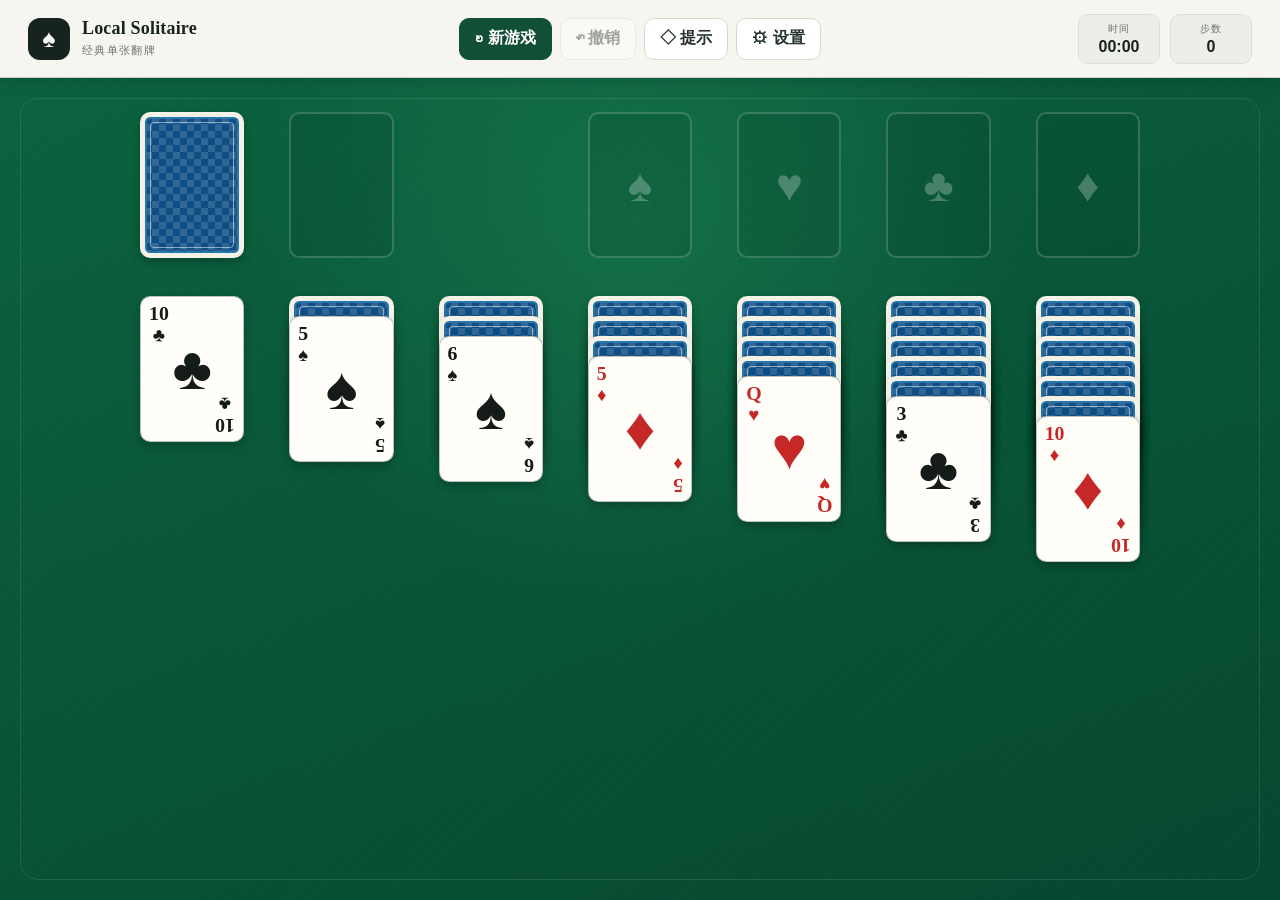
<file: index.html>
<!doctype html>
<html lang="zh-CN">
<head>
  <meta charset="UTF-8">
  <meta name="viewport" content="width=device-width, initial-scale=1.0">
  <meta name="color-scheme" content="light">
  <title>Local Solitaire · 经典纸牌</title>
  <link rel="stylesheet" href="css/style.css">
</head>
<body>
  <div class="app-shell">
    <header class="toolbar">
      <div class="brand" aria-label="Local Solitaire">
        <span class="brand-mark" aria-hidden="true">♠</span>
        <span><strong>Local Solitaire</strong><small>经典单张翻牌</small></span>
      </div>
      <nav class="actions" aria-label="游戏操作">
        <button id="new-game-btn" class="primary" type="button"><span aria-hidden="true">↻</span> 新游戏</button>
        <button id="undo-btn" type="button" disabled><span aria-hidden="true">↶</span> 撤销</button>
        <button id="hint-btn" type="button"><span aria-hidden="true">◇</span> 提示</button>
        <button id="settings-btn" type="button"><span aria-hidden="true">⚙</span> 设置</button>
      </nav>
      <div class="stats" aria-label="游戏统计">
        <span id="timer-stat"><small>时间</small><strong id="timer">00:00</strong></span>
        <span id="moves-stat"><small>步数</small><strong id="moves">0</strong></span>
      </div>
    </header>

    <main id="game-board" class="game-board" aria-label="纸牌游戏区">
      <section class="top-row" aria-label="牌库、废牌堆和基础牌堆">
        <div id="stock" class="pile stock-pile" data-drop-type="stock" aria-label="牌库"></div>
        <div id="waste" class="pile" data-source-type="waste" aria-label="废牌堆"></div>
        <div class="top-spacer" aria-hidden="true"></div>
        <div id="foundation-spades" class="pile foundation" data-drop-type="foundation" data-suit="spades" aria-label="黑桃基础牌堆"></div>
        <div id="foundation-hearts" class="pile foundation" data-drop-type="foundation" data-suit="hearts" aria-label="红桃基础牌堆"></div>
        <div id="foundation-clubs" class="pile foundation" data-drop-type="foundation" data-suit="clubs" aria-label="梅花基础牌堆"></div>
        <div id="foundation-diamonds" class="pile foundation" data-drop-type="foundation" data-suit="diamonds" aria-label="方块基础牌堆"></div>
      </section>

      <section id="tableau" class="tableau" aria-label="桌面七列">
        <div class="tableau-column" data-column="0" data-drop-type="tableau" aria-label="第 1 列"></div>
        <div class="tableau-column" data-column="1" data-drop-type="tableau" aria-label="第 2 列"></div>
        <div class="tableau-column" data-column="2" data-drop-type="tableau" aria-label="第 3 列"></div>
        <div class="tableau-column" data-column="3" data-drop-type="tableau" aria-label="第 4 列"></div>
        <div class="tableau-column" data-column="4" data-drop-type="tableau" aria-label="第 5 列"></div>
        <div class="tableau-column" data-column="5" data-drop-type="tableau" aria-label="第 6 列"></div>
        <div class="tableau-column" data-column="6" data-drop-type="tableau" aria-label="第 7 列"></div>
      </section>
      <div id="status-message" class="status-message" role="status" aria-live="polite"></div>
    </main>
  </div>

  <div id="settings-modal" class="modal" hidden>
    <div class="modal-backdrop" data-close-modal="settings"></div>
    <section class="modal-card settings-card" role="dialog" aria-modal="true" aria-labelledby="settings-title">
      <div class="modal-heading">
        <div><span class="eyebrow">游戏偏好</span><h2 id="settings-title">设置</h2></div>
        <button class="icon-btn" type="button" data-close-modal="settings" aria-label="关闭设置">×</button>
      </div>
      <label class="setting-row"><span><strong>音效</strong><small>翻牌、移动和提示音</small></span><input id="setting-sound" type="checkbox"></label>
      <label class="setting-row"><span><strong>自动移至基础牌堆</strong><small>移动后自动收起可用顶牌</small></span><input id="setting-auto-foundation" type="checkbox"></label>
      <label class="setting-row"><span><strong>自动保存</strong><small>每次操作后保存本局</small></span><input id="setting-autosave" type="checkbox"></label>
      <label class="setting-row"><span><strong>无限循环牌库</strong><small>废牌用尽后可重新翻牌</small></span><input id="setting-unlimited" type="checkbox"></label>
      <label class="setting-row"><span><strong>显示计时器</strong></span><input id="setting-timer" type="checkbox"></label>
      <label class="setting-row"><span><strong>显示步数</strong></span><input id="setting-moves" type="checkbox"></label>
      <button id="settings-done-btn" class="primary wide" type="button">完成</button>
    </section>
  </div>

  <div id="win-modal" class="modal" hidden>
    <div class="modal-backdrop"></div>
    <section class="modal-card win-card" role="dialog" aria-modal="true" aria-labelledby="win-title">
      <div class="win-suits" aria-hidden="true"><span>♠</span><span>♥</span><span>♣</span><span>♦</span></div>
      <span class="eyebrow">牌局完成</span>
      <h2 id="win-title">恭喜完成本局</h2>
      <p>四组花色都已回到基础牌堆。</p>
      <div class="win-stats"><span><small>用时</small><strong id="win-time">00:00</strong></span><span><small>步数</small><strong id="win-moves">0</strong></span></div>
      <button id="play-again-btn" class="primary wide" type="button">再来一局</button>
    </section>
  </div>

  <script defer src="js/cards.js"></script>
  <script defer src="js/rules.js"></script>
  <script defer src="js/storage.js"></script>
  <script defer src="js/game.js"></script>
  <script defer src="js/renderer.js"></script>
  <script defer src="js/interactions.js"></script>
  <script defer src="js/main.js"></script>
</body>
</html>
</file>
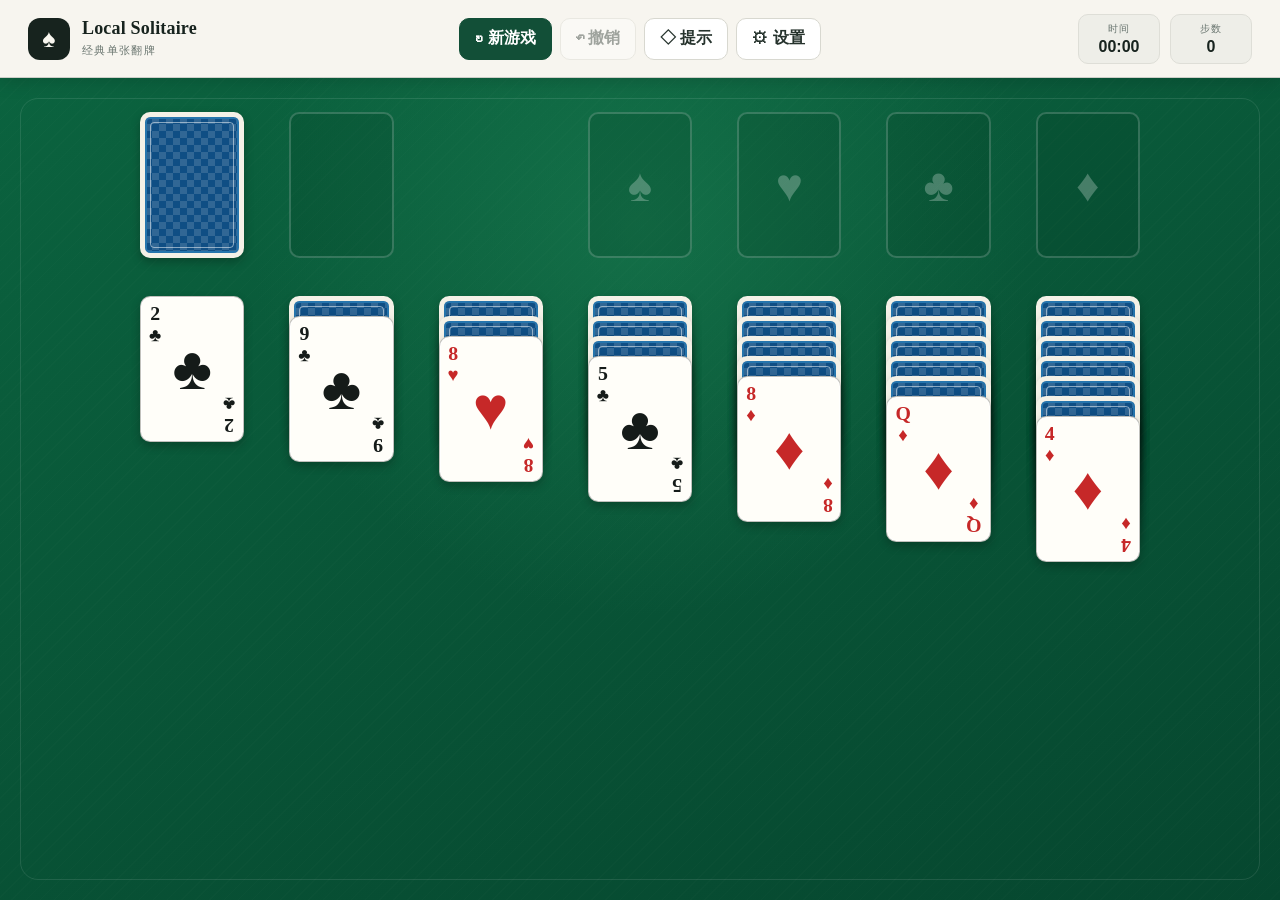
<file: solitaire.html>
<!doctype html>
<html lang="zh-CN">
<head>
  <meta charset="UTF-8">
  <meta name="viewport" content="width=device-width, initial-scale=1.0">
  <meta name="color-scheme" content="light">
  <title>Local Solitaire · 经典纸牌</title>
  <style>
:root {
  --felt: #0b633f;
  --felt-deep: #06472f;
  --felt-line: rgba(255, 255, 255, 0.1);
  --ink: #17231e;
  --muted: #69756f;
  --cream: #f7f5ef;
  --card-w: clamp(78px, 8.15vw, 106px);
  --card-h: calc(var(--card-w) * 1.4);
  --gap: clamp(14px, 2vw, 28px);
  --down-step: clamp(16px, 1.6vw, 20px);
  --up-step: clamp(28px, 2.4vw, 34px);
  font-family: "Segoe UI", Arial, sans-serif;
}

* { box-sizing: border-box; }

html, body { min-width: 1024px; min-height: 100%; margin: 0; }

body {
  color: var(--ink);
  background: var(--felt-deep);
  overflow-x: auto;
}

button, input { font: inherit; }
button { cursor: pointer; }
button:disabled { cursor: default; opacity: .42; }

.app-shell { min-height: 100vh; display: flex; flex-direction: column; }

.toolbar {
  min-height: 78px;
  display: grid;
  grid-template-columns: minmax(230px, 1fr) auto minmax(230px, 1fr);
  align-items: center;
  gap: 24px;
  padding: 12px 28px;
  background: var(--cream);
  border-bottom: 1px solid rgba(14, 31, 23, .18);
  box-shadow: 0 3px 18px rgba(0, 0, 0, .16);
  position: relative;
  z-index: 20;
}

.brand { display: flex; align-items: center; gap: 12px; }
.brand-mark {
  width: 42px; height: 42px; display: grid; place-items: center;
  color: #f9f7f0; background: #17231e; border-radius: 12px;
  font-family: Georgia, serif; font-size: 25px;
}
.brand strong, .brand small { display: block; }
.brand strong { font: 700 18px/1.1 Georgia, "Times New Roman", serif; letter-spacing: .01em; }
.brand small { margin-top: 4px; color: var(--muted); font-size: 11px; letter-spacing: .12em; }

.actions { display: flex; gap: 8px; }
.actions button, .primary, .icon-btn {
  min-height: 42px; padding: 0 15px; border: 1px solid #d8d8d0; border-radius: 10px;
  color: #26332d; background: #fff; font-weight: 650;
  transition: transform 120ms ease, background 120ms ease, border-color 120ms ease;
}
.actions button:hover:not(:disabled), .icon-btn:hover { background: #f0efe8; border-color: #b9bdb7; }
.actions button:active:not(:disabled), .primary:active { transform: translateY(1px); }
.actions button.primary, .primary { color: white; background: #124f37; border-color: #124f37; }
.actions button.primary:hover, .primary:hover { background: #0b3f2b; }

.stats { justify-self: end; display: flex; gap: 10px; }
.stats > span {
  min-width: 82px; padding: 7px 12px; text-align: center; background: #eeeee8;
  border-radius: 10px; border: 1px solid #deded7;
}
.stats small, .stats strong { display: block; }
.stats small { color: var(--muted); font-size: 10px; letter-spacing: .12em; text-transform: uppercase; }
.stats strong { margin-top: 2px; font-variant-numeric: tabular-nums; font-size: 16px; }

.game-board {
  flex: 1; position: relative; min-height: calc(100vh - 78px); padding: 34px max(36px, calc((100vw - 1000px) / 2));
  background:
    radial-gradient(circle at 50% 18%, rgba(39, 151, 98, .34), transparent 42%),
    repeating-linear-gradient(135deg, transparent 0 9px, rgba(255,255,255,.013) 9px 10px),
    linear-gradient(160deg, var(--felt), var(--felt-deep));
  overflow: hidden;
}
.game-board::after {
  content: ""; position: absolute; inset: 20px; border: 1px solid var(--felt-line); border-radius: 18px; pointer-events: none;
}

.top-row, .tableau {
  position: relative; z-index: 2; display: grid;
  grid-template-columns: repeat(7, var(--card-w)); justify-content: space-between; column-gap: var(--gap);
}
.top-row { min-height: var(--card-h); }
.top-spacer { grid-column: span 1; }
.tableau { margin-top: 38px; min-height: calc(var(--card-h) + 250px); }

.pile, .tableau-column {
  width: var(--card-w); min-height: var(--card-h); position: relative;
  border-radius: clamp(8px, .8vw, 11px);
}
.pile::before, .tableau-column:empty::before {
  content: ""; position: absolute; inset: 0; border-radius: inherit;
  border: 2px solid rgba(255,255,255,.18); background: rgba(0, 35, 22, .12);
}
.stock-pile::after {
  content: "↻"; position: absolute; inset: 0; display: grid; place-items: center;
  color: rgba(255,255,255,.34); font-size: 34px; pointer-events: none;
}
.stock-pile.has-cards::after { display: none; }
.foundation::after {
  content: attr(data-symbol); position: absolute; inset: 0; display: grid; place-items: center;
  color: rgba(255,255,255,.26); font: 46px Georgia, serif; pointer-events: none;
}
.foundation.has-cards::after { display: none; }

.card {
  width: var(--card-w); height: var(--card-h); position: absolute; left: 0; top: 0;
  border-radius: clamp(8px, .8vw, 11px); user-select: none; -webkit-user-select: none;
  background: #fffef9; border: 1px solid rgba(32, 35, 31, .28);
  box-shadow: 0 4px 10px rgba(0, 0, 0, .24), inset 0 0 0 1px rgba(255,255,255,.8);
  transition: box-shadow 130ms ease, transform 130ms ease, filter 130ms ease;
  overflow: hidden;
}
.card.face-up { cursor: grab; }
.card.face-up:active { cursor: grabbing; }
.card.red { color: #c62828; }
.card.black { color: #151b19; }
.card-corner { position: absolute; top: 7px; left: 8px; text-align: center; font: 700 clamp(15px, 1.55vw, 20px)/.95 Georgia, serif; }
.card-corner .suit { display: block; font-size: .94em; margin-top: 3px; }
.card-corner.bottom { inset: auto 8px 7px auto; transform: rotate(180deg); }
.card-center { position: absolute; inset: 0; display: grid; place-items: center; font: clamp(34px, 4.7vw, 62px)/1 Georgia, serif; }

.card.face-down {
  background-color: #0f4e84;
  background-image:
    linear-gradient(45deg, rgba(255,255,255,.14) 25%, transparent 25%, transparent 75%, rgba(255,255,255,.14) 75%),
    linear-gradient(45deg, rgba(255,255,255,.14) 25%, transparent 25%, transparent 75%, rgba(255,255,255,.14) 75%);
  background-position: 0 0, 7px 7px; background-size: 14px 14px;
  border: 5px solid #f4f1e7; box-shadow: 0 4px 10px rgba(0,0,0,.25), inset 0 0 0 2px #2675ad;
}
.card.face-down::after {
  content: ""; position: absolute; inset: 5px; border: 1px solid rgba(255,255,255,.5); border-radius: 4px;
}

.card.selected { transform: translateY(-5px); box-shadow: 0 0 0 4px #ffd95a, 0 10px 18px rgba(0,0,0,.35); z-index: 120 !important; }
.card.dragging { opacity: .55; }
.hint-source { animation: hintPulse 850ms ease-in-out 2; }
.hint-target { animation: targetPulse 850ms ease-in-out 2; }
.invalid-shake { animation: shake 220ms ease-in-out; }
.drop-active::before { border-color: #ffe274 !important; box-shadow: inset 0 0 0 3px rgba(255,226,116,.22); }

@keyframes hintPulse { 50% { box-shadow: 0 0 0 5px #ffe274, 0 10px 20px rgba(0,0,0,.35); transform: translateY(-5px); } }
@keyframes targetPulse { 50% { box-shadow: inset 0 0 0 4px #ffe274, 0 0 22px rgba(255,226,116,.45); } }
@keyframes shake { 25% { transform: translateX(-5px); } 75% { transform: translateX(5px); } }

.status-message {
  position: fixed; z-index: 50; left: 50%; bottom: 24px; transform: translate(-50%, 16px);
  padding: 10px 16px; color: #163126; background: rgba(255,255,255,.94); border: 1px solid rgba(0,0,0,.12);
  border-radius: 999px; box-shadow: 0 8px 25px rgba(0,0,0,.25); opacity: 0; pointer-events: none;
  transition: opacity 160ms ease, transform 160ms ease; font-size: 14px; font-weight: 600;
}
.status-message.show { opacity: 1; transform: translate(-50%, 0); }

.modal[hidden] { display: none; }
.modal { position: fixed; inset: 0; z-index: 200; display: grid; place-items: center; }
.modal-backdrop { position: absolute; inset: 0; background: rgba(1, 24, 15, .68); backdrop-filter: blur(4px); }
.modal-card {
  position: relative; width: min(440px, calc(100vw - 48px)); max-height: calc(100vh - 48px); overflow: auto;
  padding: 28px; background: #faf9f3; border: 1px solid rgba(255,255,255,.65); border-radius: 18px;
  box-shadow: 0 26px 70px rgba(0,0,0,.36);
}
.modal-heading { display: flex; align-items: flex-start; justify-content: space-between; margin-bottom: 14px; }
.modal h2 { margin: 3px 0 0; font: 700 28px/1.15 Georgia, serif; }
.eyebrow { color: #39715c; font-size: 10px; font-weight: 800; letter-spacing: .17em; text-transform: uppercase; }
.icon-btn { width: 38px; min-height: 38px; padding: 0; font-size: 25px; line-height: 1; }
.setting-row { display: flex; align-items: center; justify-content: space-between; gap: 20px; padding: 14px 0; border-top: 1px solid #dfdfd8; }
.setting-row span, .setting-row strong, .setting-row small { display: block; }
.setting-row small { margin-top: 4px; color: var(--muted); }
.setting-row input { width: 20px; height: 20px; accent-color: #176245; }
.wide { width: 100%; min-height: 46px; border-radius: 10px; margin-top: 14px; }

.win-card { text-align: center; padding: 34px; }
.win-card h2 { margin: 8px 0; font-size: 32px; }
.win-card p { margin: 0; color: var(--muted); }
.win-suits { display: flex; justify-content: center; gap: 10px; font: 31px Georgia, serif; margin-bottom: 17px; }
.win-suits span:nth-child(2), .win-suits span:nth-child(4) { color: #c62828; }
.win-stats { display: grid; grid-template-columns: 1fr 1fr; gap: 10px; margin: 24px 0 4px; }
.win-stats span { padding: 14px; background: #edeee7; border-radius: 12px; }
.win-stats small, .win-stats strong { display: block; }
.win-stats small { color: var(--muted); }
.win-stats strong { margin-top: 4px; font-size: 22px; font-variant-numeric: tabular-nums; }

@media (max-width: 1180px) {
  .toolbar { gap: 14px; padding-inline: 20px; }
  .brand small { display: none; }
  .actions button { padding-inline: 12px; }
  .game-board { padding-inline: 26px; }
}

@media (prefers-reduced-motion: reduce) {
  *, *::before, *::after { animation-duration: .01ms !important; transition-duration: .01ms !important; }
}

</style>
</head>
<body>
  <div class="app-shell">
    <header class="toolbar">
      <div class="brand" aria-label="Local Solitaire">
        <span class="brand-mark" aria-hidden="true">♠</span>
        <span><strong>Local Solitaire</strong><small>经典单张翻牌</small></span>
      </div>
      <nav class="actions" aria-label="游戏操作">
        <button id="new-game-btn" class="primary" type="button"><span aria-hidden="true">↻</span> 新游戏</button>
        <button id="undo-btn" type="button" disabled><span aria-hidden="true">↶</span> 撤销</button>
        <button id="hint-btn" type="button"><span aria-hidden="true">◇</span> 提示</button>
        <button id="settings-btn" type="button"><span aria-hidden="true">⚙</span> 设置</button>
      </nav>
      <div class="stats" aria-label="游戏统计">
        <span id="timer-stat"><small>时间</small><strong id="timer">00:00</strong></span>
        <span id="moves-stat"><small>步数</small><strong id="moves">0</strong></span>
      </div>
    </header>

    <main id="game-board" class="game-board" aria-label="纸牌游戏区">
      <section class="top-row" aria-label="牌库、废牌堆和基础牌堆">
        <div id="stock" class="pile stock-pile" data-drop-type="stock" aria-label="牌库"></div>
        <div id="waste" class="pile" data-source-type="waste" aria-label="废牌堆"></div>
        <div class="top-spacer" aria-hidden="true"></div>
        <div id="foundation-spades" class="pile foundation" data-drop-type="foundation" data-suit="spades" aria-label="黑桃基础牌堆"></div>
        <div id="foundation-hearts" class="pile foundation" data-drop-type="foundation" data-suit="hearts" aria-label="红桃基础牌堆"></div>
        <div id="foundation-clubs" class="pile foundation" data-drop-type="foundation" data-suit="clubs" aria-label="梅花基础牌堆"></div>
        <div id="foundation-diamonds" class="pile foundation" data-drop-type="foundation" data-suit="diamonds" aria-label="方块基础牌堆"></div>
      </section>

      <section id="tableau" class="tableau" aria-label="桌面七列">
        <div class="tableau-column" data-column="0" data-drop-type="tableau" aria-label="第 1 列"></div>
        <div class="tableau-column" data-column="1" data-drop-type="tableau" aria-label="第 2 列"></div>
        <div class="tableau-column" data-column="2" data-drop-type="tableau" aria-label="第 3 列"></div>
        <div class="tableau-column" data-column="3" data-drop-type="tableau" aria-label="第 4 列"></div>
        <div class="tableau-column" data-column="4" data-drop-type="tableau" aria-label="第 5 列"></div>
        <div class="tableau-column" data-column="5" data-drop-type="tableau" aria-label="第 6 列"></div>
        <div class="tableau-column" data-column="6" data-drop-type="tableau" aria-label="第 7 列"></div>
      </section>
      <div id="status-message" class="status-message" role="status" aria-live="polite"></div>
    </main>
  </div>

  <div id="settings-modal" class="modal" hidden>
    <div class="modal-backdrop" data-close-modal="settings"></div>
    <section class="modal-card settings-card" role="dialog" aria-modal="true" aria-labelledby="settings-title">
      <div class="modal-heading">
        <div><span class="eyebrow">游戏偏好</span><h2 id="settings-title">设置</h2></div>
        <button class="icon-btn" type="button" data-close-modal="settings" aria-label="关闭设置">×</button>
      </div>
      <label class="setting-row"><span><strong>音效</strong><small>翻牌、移动和提示音</small></span><input id="setting-sound" type="checkbox"></label>
      <label class="setting-row"><span><strong>自动移至基础牌堆</strong><small>移动后自动收起可用顶牌</small></span><input id="setting-auto-foundation" type="checkbox"></label>
      <label class="setting-row"><span><strong>自动保存</strong><small>每次操作后保存本局</small></span><input id="setting-autosave" type="checkbox"></label>
      <label class="setting-row"><span><strong>无限循环牌库</strong><small>废牌用尽后可重新翻牌</small></span><input id="setting-unlimited" type="checkbox"></label>
      <label class="setting-row"><span><strong>显示计时器</strong></span><input id="setting-timer" type="checkbox"></label>
      <label class="setting-row"><span><strong>显示步数</strong></span><input id="setting-moves" type="checkbox"></label>
      <button id="settings-done-btn" class="primary wide" type="button">完成</button>
    </section>
  </div>

  <div id="win-modal" class="modal" hidden>
    <div class="modal-backdrop"></div>
    <section class="modal-card win-card" role="dialog" aria-modal="true" aria-labelledby="win-title">
      <div class="win-suits" aria-hidden="true"><span>♠</span><span>♥</span><span>♣</span><span>♦</span></div>
      <span class="eyebrow">牌局完成</span>
      <h2 id="win-title">恭喜完成本局</h2>
      <p>四组花色都已回到基础牌堆。</p>
      <div class="win-stats"><span><small>用时</small><strong id="win-time">00:00</strong></span><span><small>步数</small><strong id="win-moves">0</strong></span></div>
      <button id="play-again-btn" class="primary wide" type="button">再来一局</button>
    </section>
  </div>







<script>
(function (app) {
  "use strict";

  const SUITS = ["hearts", "diamonds", "clubs", "spades"];
  const SUIT_SYMBOLS = { hearts: "♥", diamonds: "♦", clubs: "♣", spades: "♠" };
  const RANK_LABELS = { 1: "A", 11: "J", 12: "Q", 13: "K" };

  function createDeck() {
    const deck = [];
    for (const suit of SUITS) {
      for (let rank = 1; rank <= 13; rank += 1) {
        deck.push({
          id: `${suit.charAt(0).toUpperCase()}-${rank}`,
          suit,
          rank,
          color: suit === "hearts" || suit === "diamonds" ? "red" : "black",
          faceUp: false
        });
      }
    }
    return deck;
  }

  function shuffleDeck(deck, randomFn) {
    const result = deck.map((card) => ({ ...card }));
    const random = randomFn || Math.random;
    for (let index = result.length - 1; index > 0; index -= 1) {
      const swapIndex = Math.floor(random() * (index + 1));
      [result[index], result[swapIndex]] = [result[swapIndex], result[index]];
    }
    return result;
  }

  function dealCards(deck) {
    const cards = deck.map((card) => ({ ...card, faceUp: false }));
    const tableau = Array.from({ length: 7 }, () => []);
    for (let column = 0; column < 7; column += 1) {
      for (let row = 0; row <= column; row += 1) {
        const card = cards.pop();
        card.faceUp = row === column;
        tableau[column].push(card);
      }
    }
    return { stock: cards, tableau };
  }

  function rankLabel(rank) {
    return RANK_LABELS[rank] || String(rank);
  }

  app.cards = { SUITS, SUIT_SYMBOLS, createDeck, shuffleDeck, dealCards, rankLabel };
})(window.Solitaire = window.Solitaire || {});

(function (app) {
  "use strict";

  function isDescendingAlternating(cards) {
    if (!Array.isArray(cards) || cards.length === 0) return false;
    if (cards.some((card) => !card.faceUp)) return false;
    for (let index = 0; index < cards.length - 1; index += 1) {
      const upper = cards[index];
      const lower = cards[index + 1];
      if (upper.rank !== lower.rank + 1 || upper.color === lower.color) return false;
    }
    return true;
  }

  function canMoveToTableau(cards, targetPile) {
    if (!isDescendingAlternating(cards)) return false;
    const first = cards[0];
    if (!targetPile || targetPile.length === 0) return first.rank === 13;
    const target = targetPile[targetPile.length - 1];
    return target.faceUp && target.rank === first.rank + 1 && target.color !== first.color;
  }

  function canMoveToFoundation(card, foundation, foundationSuit) {
    if (!card || !card.faceUp || card.suit !== foundationSuit) return false;
    if (!foundation || foundation.length === 0) return card.rank === 1;
    const top = foundation[foundation.length - 1];
    return top.suit === card.suit && card.rank === top.rank + 1;
  }

  app.rules = { isDescendingAlternating, canMoveToTableau, canMoveToFoundation };
})(window.Solitaire = window.Solitaire || {});

(function (app) {
  "use strict";

  const SAVE_KEY = "local-solitaire-save-v1";
  const SETTINGS_KEY = "local-solitaire-settings-v1";
  const DEFAULT_SETTINGS = {
    sound: true,
    autoFoundation: false,
    autoSave: true,
    unlimitedStock: true,
    showTimer: true,
    showMoves: true
  };

  function safeParse(value) {
    try { return JSON.parse(value); } catch (_error) { return null; }
  }

  function saveGame(gameState) {
    try {
      localStorage.setItem(SAVE_KEY, JSON.stringify({ version: 1, savedAt: Date.now(), gameState }));
      return true;
    } catch (_error) { return false; }
  }

  function loadGame() {
    try {
      const raw = localStorage.getItem(SAVE_KEY);
      if (!raw) return null;
      const save = safeParse(raw);
      if (!save || save.version !== 1 || !save.gameState) throw new Error("Invalid save");
      return save.gameState;
    } catch (_error) {
      clearGame();
      return null;
    }
  }

  function clearGame() {
    try { localStorage.removeItem(SAVE_KEY); } catch (_error) { /* localStorage unavailable */ }
  }

  function saveSettings(settings) {
    try { localStorage.setItem(SETTINGS_KEY, JSON.stringify(settings)); } catch (_error) { /* ignore */ }
  }

  function loadSettings() {
    try {
      const saved = safeParse(localStorage.getItem(SETTINGS_KEY));
      return { ...DEFAULT_SETTINGS, ...(saved || {}) };
    } catch (_error) { return { ...DEFAULT_SETTINGS }; }
  }

  app.storage = { SAVE_KEY, DEFAULT_SETTINGS, saveGame, loadGame, clearGame, saveSettings, loadSettings };
})(window.Solitaire = window.Solitaire || {});

(function (app) {
  "use strict";

  const { SUITS, createDeck, shuffleDeck, dealCards } = app.cards;
  const { isDescendingAlternating, canMoveToTableau, canMoveToFoundation } = app.rules;

  function clone(value) { return JSON.parse(JSON.stringify(value)); }

  function emptyFoundations() {
    return { hearts: [], diamonds: [], clubs: [], spades: [] };
  }

  function createInitialState(randomFn) {
    const dealt = dealCards(shuffleDeck(createDeck(), randomFn));
    return {
      stock: dealt.stock,
      waste: [],
      foundations: emptyFoundations(),
      tableau: dealt.tableau,
      selected: null,
      history: [],
      moves: 0,
      elapsedTime: 0,
      timerStartedAt: Date.now(),
      status: "playing",
      stockPasses: 0
    };
  }

  function snapshot(state) {
    return clone({
      stock: state.stock,
      waste: state.waste,
      foundations: state.foundations,
      tableau: state.tableau,
      moves: state.moves,
      elapsedTime: getElapsedTime(state),
      status: state.status,
      stockPasses: state.stockPasses || 0
    });
  }

  function normalizeLoadedState(saved) {
    if (!saved || !Array.isArray(saved.stock) || !Array.isArray(saved.waste) || !Array.isArray(saved.tableau) || saved.tableau.length !== 7) return null;
    if (!saved.foundations || SUITS.some((suit) => !Array.isArray(saved.foundations[suit]))) return null;
    const allCards = [
      ...saved.stock,
      ...saved.waste,
      ...SUITS.flatMap((suit) => saved.foundations[suit]),
      ...saved.tableau.flat()
    ];
    if (allCards.length !== 52 || new Set(allCards.map((card) => card.id)).size !== 52) return null;
    return {
      ...clone(saved),
      selected: null,
      history: [],
      moves: Number(saved.moves) || 0,
      elapsedTime: Number(saved.elapsedTime) || 0,
      timerStartedAt: Date.now(),
      status: saved.status === "won" ? "won" : "playing",
      stockPasses: Number(saved.stockPasses) || 0
    };
  }

  function getElapsedTime(state) {
    const base = Number(state.elapsedTime) || 0;
    if (state.status !== "playing" || !state.timerStartedAt) return base;
    return base + Math.max(0, Math.floor((Date.now() - state.timerStartedAt) / 1000));
  }

  function createGame(options) {
    const config = options || {};
    let state = createInitialState(config.randomFn);
    let settings = { ...app.storage.DEFAULT_SETTINGS, ...(config.settings || {}) };
    const listeners = new Set();

    function emit(eventName, detail) {
      listeners.forEach((listener) => listener(state, eventName || "change", detail));
    }

    function saveHistory() {
      state.history.push(snapshot(state));
      if (state.history.length > 100) state.history.shift();
    }

    function pauseClockIntoState() {
      state.elapsedTime = getElapsedTime(state);
      state.timerStartedAt = state.status === "playing" ? Date.now() : null;
    }

    function flipExposedCard(columnIndex) {
      const column = state.tableau[columnIndex];
      const top = column && column[column.length - 1];
      if (top && !top.faceUp) { top.faceUp = true; return true; }
      return false;
    }

    function checkWin() {
      const won = SUITS.reduce((total, suit) => total + state.foundations[suit].length, 0) === 52;
      if (won && state.status !== "won") {
        state.elapsedTime = getElapsedTime(state);
        state.timerStartedAt = null;
        state.status = "won";
      }
      return won;
    }

    function sourceCards(selection) {
      if (!selection) return [];
      if (selection.type === "waste") {
        const card = state.waste[state.waste.length - 1];
        return card ? [card] : [];
      }
      if (selection.type === "foundation") {
        const pile = state.foundations[selection.suit];
        const card = pile[pile.length - 1];
        return card ? [card] : [];
      }
      if (selection.type === "tableau") {
        return state.tableau[selection.column].slice(selection.index);
      }
      return [];
    }

    function removeSource(selection) {
      if (selection.type === "waste") return state.waste.pop();
      if (selection.type === "foundation") return state.foundations[selection.suit].pop();
      if (selection.type === "tableau") return state.tableau[selection.column].splice(selection.index);
      return null;
    }

    function tryAutoFoundation() {
      if (!settings.autoFoundation || state.status !== "playing") return 0;
      let moved = 0;
      let progress = true;
      while (progress) {
        progress = false;
        const candidates = [];
        const wasteTop = state.waste[state.waste.length - 1];
        if (wasteTop) candidates.push({ card: wasteTop, source: { type: "waste" } });
        state.tableau.forEach((column, columnIndex) => {
          const card = column[column.length - 1];
          if (card && card.faceUp) candidates.push({ card, source: { type: "tableau", column: columnIndex, index: column.length - 1 } });
        });
        const candidate = candidates.find(({ card }) => canMoveToFoundation(card, state.foundations[card.suit], card.suit));
        if (candidate) {
          const card = removeSource(candidate.source);
          state.foundations[card.suit].push(card);
          if (candidate.source.type === "tableau") flipExposedCard(candidate.source.column);
          moved += 1;
          progress = true;
        }
      }
      return moved;
    }

    function finishLegalMove(eventName, sourceColumn) {
      if (typeof sourceColumn === "number") flipExposedCard(sourceColumn);
      state.selected = null;
      state.moves += 1;
      tryAutoFoundation();
      const won = checkWin();
      emit(won ? "win" : eventName, { won });
      return true;
    }

    function startNewGame(randomFn) {
      state = createInitialState(randomFn || config.randomFn);
      emit("new-game");
      return state;
    }

    function restore(savedState) {
      const restored = normalizeLoadedState(savedState);
      if (!restored) return false;
      state = restored;
      emit(state.status === "won" ? "win" : "restore");
      return true;
    }

    function drawFromStock() {
      if (state.status !== "playing") return false;
      if (state.stock.length === 0) return resetStock();
      saveHistory();
      const card = state.stock.pop();
      card.faceUp = true;
      state.waste.push(card);
      return finishLegalMove("draw");
    }

    function resetStock() {
      if (state.status !== "playing" || state.stock.length || !state.waste.length) return false;
      if (!settings.unlimitedStock && state.stockPasses >= 1) return false;
      saveHistory();
      state.stock = state.waste.reverse();
      state.stock.forEach((card) => { card.faceUp = false; });
      state.waste = [];
      state.stockPasses += 1;
      return finishLegalMove("recycle");
    }

    function selectSource(selection) {
      if (state.status !== "playing") return false;
      if (selection && selection.type === "tableau") {
        const column = state.tableau[selection.column];
        const cards = column && column.slice(selection.index);
        if (!cards || !isDescendingAlternating(cards)) return false;
      }
      if (!sourceCards(selection).length) return false;
      const same = state.selected && JSON.stringify(state.selected) === JSON.stringify(selection);
      state.selected = same ? null : { ...selection };
      emit("selection");
      return !same;
    }

    function clearSelection() {
      if (!state.selected) return;
      state.selected = null;
      emit("selection");
    }

    function moveCards(selection, target) {
      const source = selection || state.selected;
      if (!source || !target || state.status !== "playing") return false;
      const cards = sourceCards(source);
      if (!cards.length) return false;

      if (target.type === "tableau") {
        if (source.type === "tableau" && source.column === target.column) return false;
        if (!canMoveToTableau(cards, state.tableau[target.column])) return false;
        saveHistory();
        const removed = removeSource(source);
        state.tableau[target.column].push(...(Array.isArray(removed) ? removed : [removed]));
        return finishLegalMove("move", source.type === "tableau" ? source.column : undefined);
      }

      if (target.type === "foundation") {
        if (cards.length !== 1 || source.type === "foundation") return false;
        const card = cards[0];
        if (!canMoveToFoundation(card, state.foundations[target.suit], target.suit)) return false;
        saveHistory();
        removeSource(source);
        state.foundations[target.suit].push(card);
        return finishLegalMove("foundation", source.type === "tableau" ? source.column : undefined);
      }
      return false;
    }

    function moveSelectedTo(target) { return moveCards(state.selected, target); }

    function moveToFoundation(selection) {
      const cards = sourceCards(selection);
      if (cards.length !== 1) return false;
      return moveCards(selection, { type: "foundation", suit: cards[0].suit });
    }

    function undoMove() {
      if (state.status === "won" || !state.history.length) return false;
      const previous = state.history.pop();
      const remainingHistory = state.history;
      state = { ...previous, selected: null, history: remainingHistory, timerStartedAt: Date.now() };
      emit("undo");
      return true;
    }

    function findHint() {
      const foundationCandidates = [];
      const wasteTop = state.waste[state.waste.length - 1];
      if (wasteTop) foundationCandidates.push({ card: wasteTop, source: { type: "waste" } });
      state.tableau.forEach((column, columnIndex) => {
        const card = column[column.length - 1];
        if (card && card.faceUp) foundationCandidates.push({ card, source: { type: "tableau", column: columnIndex, index: column.length - 1 } });
      });
      for (const candidate of foundationCandidates) {
        if (canMoveToFoundation(candidate.card, state.foundations[candidate.card.suit], candidate.card.suit)) {
          return { source: candidate.source, target: { type: "foundation", suit: candidate.card.suit }, message: `${candidate.card.id} 可以移到基础牌堆` };
        }
      }

      for (let sourceColumn = 0; sourceColumn < 7; sourceColumn += 1) {
        const column = state.tableau[sourceColumn];
        const firstFaceUp = column.findIndex((card) => card.faceUp);
        if (firstFaceUp <= 0) continue;
        const movable = column.slice(firstFaceUp);
        if (!isDescendingAlternating(movable)) continue;
        for (let targetColumn = 0; targetColumn < 7; targetColumn += 1) {
          if (sourceColumn !== targetColumn && canMoveToTableau(movable, state.tableau[targetColumn])) {
            return {
              source: { type: "tableau", column: sourceColumn, index: firstFaceUp },
              target: { type: "tableau", column: targetColumn },
              message: "移动这组牌可以翻开一张暗牌"
            };
          }
        }
      }

      if (wasteTop) {
        for (let targetColumn = 0; targetColumn < 7; targetColumn += 1) {
          if (canMoveToTableau([wasteTop], state.tableau[targetColumn])) {
            return { source: { type: "waste" }, target: { type: "tableau", column: targetColumn }, message: "废牌可以移到桌面列" };
          }
        }
      }

      for (let sourceColumn = 0; sourceColumn < 7; sourceColumn += 1) {
        const column = state.tableau[sourceColumn];
        for (let index = 0; index < column.length; index += 1) {
          const cards = column.slice(index);
          if (!isDescendingAlternating(cards)) continue;
          for (let targetColumn = 0; targetColumn < 7; targetColumn += 1) {
            if (sourceColumn !== targetColumn && canMoveToTableau(cards, state.tableau[targetColumn])) {
              return { source: { type: "tableau", column: sourceColumn, index }, target: { type: "tableau", column: targetColumn }, message: "这组牌可以移到另一列" };
            }
          }
        }
      }

      for (const suit of SUITS) {
        const pile = state.foundations[suit];
        const card = pile[pile.length - 1];
        if (!card) continue;
        for (let targetColumn = 0; targetColumn < 7; targetColumn += 1) {
          if (canMoveToTableau([card], state.tableau[targetColumn])) {
            return {
              source: { type: "foundation", suit },
              target: { type: "tableau", column: targetColumn },
              message: "基础牌堆的顶牌可以移回桌面"
            };
          }
        }
      }

      if (state.stock.length || (state.waste.length && (settings.unlimitedStock || state.stockPasses < 1))) {
        return { source: { type: "stock" }, target: { type: "stock" }, message: state.stock.length ? "从牌库翻出下一张牌" : "回收废牌并继续翻牌" };
      }
      return null;
    }

    function setSettings(nextSettings) {
      settings = { ...settings, ...nextSettings };
      emit("settings");
    }

    function exportState() {
      pauseClockIntoState();
      return snapshot(state);
    }

    return {
      subscribe(listener) { listeners.add(listener); return () => listeners.delete(listener); },
      getState: () => state,
      getSettings: () => ({ ...settings }),
      setSettings,
      startNewGame,
      restore,
      drawFromStock,
      resetStock,
      selectSource,
      clearSelection,
      moveCards,
      moveSelectedTo,
      moveToFoundation,
      flipExposedCard,
      undoMove,
      findHint,
      checkWin,
      getElapsedTime: () => getElapsedTime(state),
      exportState,
      sourceCards: () => sourceCards(state.selected)
    };
  }

  app.game = { createGame, createInitialState, normalizeLoadedState, getElapsedTime };
})(window.Solitaire = window.Solitaire || {});

(function (app) {
  "use strict";

  const { SUITS, SUIT_SYMBOLS, rankLabel } = app.cards;

  function selectionMatches(selected, type, details) {
    if (!selected || selected.type !== type) return false;
    if (type === "tableau") return selected.column === details.column && selected.index === details.index;
    if (type === "foundation") return selected.suit === details.suit;
    return true;
  }

  function createCardElement(card, source, topExpression) {
    const element = document.createElement("div");
    element.className = `card ${card.faceUp ? `face-up ${card.color}` : "face-down"}`;
    element.dataset.cardId = card.id;
    element.dataset.sourceType = source.type;
    if (typeof source.column === "number") element.dataset.column = String(source.column);
    if (typeof source.index === "number") element.dataset.index = String(source.index);
    if (source.suit) element.dataset.suit = source.suit;
    element.style.zIndex = String((source.index || 0) + 2);
    if (topExpression) element.style.top = topExpression;
    element.draggable = Boolean(card.faceUp);
    element.setAttribute("aria-label", card.faceUp ? `${rankLabel(card.rank)} ${SUIT_SYMBOLS[card.suit]}` : "背面朝上的牌");
    element.setAttribute("role", "button");
    element.tabIndex = card.faceUp ? 0 : -1;

    if (card.faceUp) {
      const rank = rankLabel(card.rank);
      const symbol = SUIT_SYMBOLS[card.suit];
      element.innerHTML = `<span class="card-corner"><span>${rank}</span><span class="suit">${symbol}</span></span><span class="card-center" aria-hidden="true">${symbol}</span><span class="card-corner bottom" aria-hidden="true"><span>${rank}</span><span class="suit">${symbol}</span></span>`;
    }
    return element;
  }

  function createRenderer() {
    const elements = {
      stock: document.getElementById("stock"),
      waste: document.getElementById("waste"),
      foundations: Object.fromEntries(SUITS.map((suit) => [suit, document.getElementById(`foundation-${suit}`)])),
      columns: Array.from(document.querySelectorAll(".tableau-column")),
      undo: document.getElementById("undo-btn"),
      moves: document.getElementById("moves"),
      timer: document.getElementById("timer"),
      movesStat: document.getElementById("moves-stat"),
      timerStat: document.getElementById("timer-stat")
    };

    SUITS.forEach((suit) => { elements.foundations[suit].dataset.symbol = SUIT_SYMBOLS[suit]; });

    function render(state, settings) {
      elements.stock.innerHTML = "";
      elements.stock.classList.toggle("has-cards", state.stock.length > 0);
      elements.stock.setAttribute("aria-label", state.stock.length ? `牌库，剩余 ${state.stock.length} 张` : "空牌库，点击回收废牌");
      if (state.stock.length) {
        const card = state.stock[state.stock.length - 1];
        elements.stock.appendChild(createCardElement(card, { type: "stock" }));
      }

      elements.waste.innerHTML = "";
      const wasteTop = state.waste[state.waste.length - 1];
      if (wasteTop) {
        const card = createCardElement(wasteTop, { type: "waste" });
        if (selectionMatches(state.selected, "waste", {})) card.classList.add("selected");
        elements.waste.appendChild(card);
      }

      SUITS.forEach((suit) => {
        const pile = elements.foundations[suit];
        pile.innerHTML = "";
        const cards = state.foundations[suit];
        pile.classList.toggle("has-cards", cards.length > 0);
        const top = cards[cards.length - 1];
        if (top) {
          const card = createCardElement(top, { type: "foundation", suit });
          if (selectionMatches(state.selected, "foundation", { suit })) card.classList.add("selected");
          pile.appendChild(card);
        }
      });

      state.tableau.forEach((column, columnIndex) => {
        const pile = elements.columns[columnIndex];
        pile.innerHTML = "";
        let downCount = 0;
        let upCount = 0;
        column.forEach((card, index) => {
          const top = `calc(${downCount} * var(--down-step) + ${upCount} * var(--up-step))`;
          const cardElement = createCardElement(card, { type: "tableau", column: columnIndex, index }, top);
          if (selectionMatches(state.selected, "tableau", { column: columnIndex, index })) cardElement.classList.add("selected");
          pile.appendChild(cardElement);
          if (card.faceUp) upCount += 1; else downCount += 1;
        });
        pile.style.minHeight = `calc(var(--card-h) + ${downCount} * var(--down-step) + ${upCount} * var(--up-step))`;
      });

      elements.undo.disabled = state.history.length === 0 || state.status !== "playing";
      elements.moves.textContent = String(state.moves);
      elements.movesStat.hidden = !settings.showMoves;
      elements.timerStat.hidden = !settings.showTimer;
      document.getElementById("game-board").classList.toggle("game-won", state.status === "won");
    }

    function formatTime(totalSeconds) {
      const seconds = Math.max(0, Math.floor(totalSeconds));
      const hours = Math.floor(seconds / 3600);
      const minutes = Math.floor((seconds % 3600) / 60);
      const remainder = seconds % 60;
      return hours > 0
        ? `${String(hours).padStart(2, "0")}:${String(minutes).padStart(2, "0")}:${String(remainder).padStart(2, "0")}`
        : `${String(minutes).padStart(2, "0")}:${String(remainder).padStart(2, "0")}`;
    }

    function updateTimer(seconds) { elements.timer.textContent = formatTime(seconds); }

    function descriptorElement(descriptor, sourceMode) {
      if (!descriptor) return null;
      if (descriptor.type === "stock") return elements.stock;
      if (descriptor.type === "waste") return elements.waste.querySelector(".card") || elements.waste;
      if (descriptor.type === "foundation") {
        return sourceMode ? (elements.foundations[descriptor.suit].querySelector(".card") || elements.foundations[descriptor.suit]) : elements.foundations[descriptor.suit];
      }
      if (descriptor.type === "tableau") {
        if (sourceMode && typeof descriptor.index === "number") return elements.columns[descriptor.column].querySelector(`[data-index="${descriptor.index}"]`);
        return elements.columns[descriptor.column];
      }
      return null;
    }

    function showHint(hint) {
      document.querySelectorAll(".hint-source, .hint-target").forEach((element) => element.classList.remove("hint-source", "hint-target"));
      if (!hint) return;
      const source = descriptorElement(hint.source, true);
      const target = descriptorElement(hint.target, false);
      if (source) source.classList.add("hint-source");
      if (target && target !== source) target.classList.add("hint-target");
      window.setTimeout(() => {
        if (source) source.classList.remove("hint-source");
        if (target) target.classList.remove("hint-target");
      }, 1900);
    }

    return { render, updateTimer, formatTime, showHint, elements };
  }

  app.renderer = { createRenderer };
})(window.Solitaire = window.Solitaire || {});

(function (app) {
  "use strict";

  function cardSource(cardElement) {
    const type = cardElement.dataset.sourceType;
    if (type === "tableau") return { type, column: Number(cardElement.dataset.column), index: Number(cardElement.dataset.index) };
    if (type === "foundation") return { type, suit: cardElement.dataset.suit };
    return { type };
  }

  function dropTarget(element) {
    const target = element.closest("[data-drop-type]");
    if (!target) return null;
    const type = target.dataset.dropType;
    if (type === "tableau") return { type, column: Number(target.dataset.column) };
    if (type === "foundation") return { type, suit: target.dataset.suit };
    return { type };
  }

  function createInteractions(game, feedback) {
    const board = document.getElementById("game-board");
    let dragSourceElement = null;

    function invalid(element) {
      feedback.invalid();
      const target = element && (element.closest(".pile, .tableau-column") || element);
      if (!target) return;
      target.classList.remove("invalid-shake");
      void target.offsetWidth;
      target.classList.add("invalid-shake");
      window.setTimeout(() => target.classList.remove("invalid-shake"), 260);
    }

    board.addEventListener("click", (event) => {
      const card = event.target.closest(".card");
      const pile = event.target.closest(".pile, .tableau-column");
      if (!pile) return;

      if (pile.id === "stock") {
        if (!game.drawFromStock()) invalid(pile); else feedback.flip();
        return;
      }

      const target = dropTarget(pile);
      const selected = game.getState().selected;
      if (selected && target && (target.type === "tableau" || target.type === "foundation")) {
        if (game.moveSelectedTo(target)) { feedback.move(); return; }
        if (!card) { invalid(pile); return; }
      }

      if (card && card.dataset.sourceType !== "stock") {
        const source = cardSource(card);
        if (!game.selectSource(source) && game.getState().selected) invalid(card);
      }
    });

    board.addEventListener("dblclick", (event) => {
      const card = event.target.closest(".card.face-up");
      if (!card || card.dataset.sourceType === "foundation" || card.dataset.sourceType === "stock") return;
      event.preventDefault();
      if (game.moveToFoundation(cardSource(card))) feedback.move(); else invalid(card);
    });

    board.addEventListener("keydown", (event) => {
      const card = event.target.closest(".card.face-up");
      if (!card || (event.key !== "Enter" && event.key !== " ")) return;
      event.preventDefault();
      card.click();
    });

    board.addEventListener("dragstart", (event) => {
      const card = event.target.closest(".card.face-up");
      if (!card || card.dataset.sourceType === "stock") { event.preventDefault(); return; }
      const source = cardSource(card);
      game.selectSource(source);
      if (!game.getState().selected) { event.preventDefault(); return; }
      dragSourceElement = card;
      card.classList.add("dragging");
      event.dataTransfer.effectAllowed = "move";
      event.dataTransfer.setData("text/plain", card.dataset.cardId || "card");
    });

    board.addEventListener("dragover", (event) => {
      const target = dropTarget(event.target);
      if (!target || (target.type !== "tableau" && target.type !== "foundation")) return;
      event.preventDefault();
      event.dataTransfer.dropEffect = "move";
      const element = event.target.closest("[data-drop-type]");
      if (element) element.classList.add("drop-active");
    });

    board.addEventListener("dragleave", (event) => {
      const element = event.target.closest("[data-drop-type]");
      if (element && !element.contains(event.relatedTarget)) element.classList.remove("drop-active");
    });

    board.addEventListener("drop", (event) => {
      event.preventDefault();
      document.querySelectorAll(".drop-active").forEach((element) => element.classList.remove("drop-active"));
      const target = dropTarget(event.target);
      if (target && game.moveSelectedTo(target)) feedback.move(); else invalid(event.target);
    });

    board.addEventListener("dragend", () => {
      if (dragSourceElement) dragSourceElement.classList.remove("dragging");
      dragSourceElement = null;
      document.querySelectorAll(".drop-active").forEach((element) => element.classList.remove("drop-active"));
    });

    document.addEventListener("keydown", (event) => {
      if (event.key === "Escape") game.clearSelection();
    });
  }

  app.interactions = { createInteractions };
})(window.Solitaire = window.Solitaire || {});

(function (app) {
  "use strict";

  const settings = app.storage.loadSettings();
  const game = app.game.createGame({ settings });
  const renderer = app.renderer.createRenderer();
  const statusElement = document.getElementById("status-message");
  let messageTimer = null;
  let audioContext = null;

  function message(text) {
    window.clearTimeout(messageTimer);
    statusElement.textContent = text;
    statusElement.classList.add("show");
    messageTimer = window.setTimeout(() => statusElement.classList.remove("show"), 2300);
  }

  function tone(kind) {
    if (!game.getSettings().sound) return;
    try {
      audioContext = audioContext || new (window.AudioContext || window.webkitAudioContext)();
      const oscillator = audioContext.createOscillator();
      const gain = audioContext.createGain();
      const presets = {
        flip: { frequency: 360, duration: .045, type: "triangle", volume: .035 },
        move: { frequency: 520, duration: .06, type: "sine", volume: .04 },
        invalid: { frequency: 145, duration: .09, type: "square", volume: .025 },
        win: { frequency: 660, duration: .28, type: "sine", volume: .05 }
      };
      const preset = presets[kind];
      oscillator.type = preset.type;
      oscillator.frequency.setValueAtTime(preset.frequency, audioContext.currentTime);
      if (kind === "win") oscillator.frequency.exponentialRampToValueAtTime(990, audioContext.currentTime + preset.duration);
      gain.gain.setValueAtTime(preset.volume, audioContext.currentTime);
      gain.gain.exponentialRampToValueAtTime(.0001, audioContext.currentTime + preset.duration);
      oscillator.connect(gain).connect(audioContext.destination);
      oscillator.start();
      oscillator.stop(audioContext.currentTime + preset.duration);
    } catch (_error) { /* sound is optional when Web Audio is unavailable */ }
  }

  const feedback = { flip: () => tone("flip"), move: () => tone("move"), invalid: () => tone("invalid") };
  app.interactions.createInteractions(game, feedback);

  function saveCurrentGame() {
    app.storage.saveGame(game.exportState());
  }

  function showWin() {
    const state = game.getState();
    document.getElementById("win-time").textContent = renderer.formatTime(game.getElapsedTime());
    document.getElementById("win-moves").textContent = String(state.moves);
    document.getElementById("win-modal").hidden = false;
    tone("win");
  }

  game.subscribe((state, eventName) => {
    renderer.render(state, game.getSettings());
    renderer.updateTimer(game.getElapsedTime());
    if (game.getSettings().autoSave && eventName !== "selection") saveCurrentGame();
    if (eventName === "win") showWin();
  });

  function newGame(force) {
    const state = game.getState();
    if (!force && state.status === "playing" && state.moves > 0 && !window.confirm("当前游戏尚未结束，确定开始新游戏吗？")) return;
    document.getElementById("win-modal").hidden = true;
    game.startNewGame();
    app.storage.saveGame(game.exportState());
    message("新牌局已开始");
  }

  document.getElementById("new-game-btn").addEventListener("click", () => newGame(false));
  document.getElementById("play-again-btn").addEventListener("click", () => newGame(true));
  document.getElementById("undo-btn").addEventListener("click", () => {
    if (game.undoMove()) { tone("move"); message("已撤销上一步"); }
  });
  document.getElementById("hint-btn").addEventListener("click", () => {
    const hint = game.findHint();
    renderer.showHint(hint);
    if (hint) message(hint.message); else message("当前未发现可用移动，请重新开始一局。");
  });

  const settingsModal = document.getElementById("settings-modal");
  const settingInputs = {
    sound: document.getElementById("setting-sound"),
    autoFoundation: document.getElementById("setting-auto-foundation"),
    autoSave: document.getElementById("setting-autosave"),
    unlimitedStock: document.getElementById("setting-unlimited"),
    showTimer: document.getElementById("setting-timer"),
    showMoves: document.getElementById("setting-moves")
  };

  function fillSettings() {
    const current = game.getSettings();
    Object.keys(settingInputs).forEach((key) => { settingInputs[key].checked = Boolean(current[key]); });
  }

  function closeSettings() {
    const next = Object.fromEntries(Object.entries(settingInputs).map(([key, input]) => [key, input.checked]));
    game.setSettings(next);
    app.storage.saveSettings(next);
    if (next.autoSave) saveCurrentGame();
    settingsModal.hidden = true;
  }

  document.getElementById("settings-btn").addEventListener("click", () => { fillSettings(); settingsModal.hidden = false; });
  document.getElementById("settings-done-btn").addEventListener("click", closeSettings);
  settingsModal.querySelectorAll("[data-close-modal='settings']").forEach((element) => element.addEventListener("click", closeSettings));

  window.addEventListener("beforeunload", () => {
    if (game.getSettings().autoSave) saveCurrentGame();
  });
  window.setInterval(() => renderer.updateTimer(game.getElapsedTime()), 1000);

  const saved = app.storage.loadGame();
  const shouldRestore = saved && saved.status !== "won" && window.confirm("发现一局未完成的游戏，是否继续？\n\n选择“取消”将开始新游戏。");
  if (shouldRestore && game.restore(saved)) {
    message("已恢复上一局");
  } else {
    if (saved) app.storage.clearGame();
    game.startNewGame();
  }

  renderer.render(game.getState(), game.getSettings());
  renderer.updateTimer(game.getElapsedTime());
  window.LocalSolitaireGame = game;
})(window.Solitaire = window.Solitaire || {});

</script>
</body>
</html>
</file>
<file: css/style.css>
:root {
  --felt: #0b633f;
  --felt-deep: #06472f;
  --felt-line: rgba(255, 255, 255, 0.1);
  --ink: #17231e;
  --muted: #69756f;
  --cream: #f7f5ef;
  --card-w: clamp(78px, 8.15vw, 106px);
  --card-h: calc(var(--card-w) * 1.4);
  --gap: clamp(14px, 2vw, 28px);
  --down-step: clamp(16px, 1.6vw, 20px);
  --up-step: clamp(28px, 2.4vw, 34px);
  font-family: "Segoe UI", Arial, sans-serif;
}

* { box-sizing: border-box; }

html, body { min-width: 1024px; min-height: 100%; margin: 0; }

body {
  color: var(--ink);
  background: var(--felt-deep);
  overflow-x: auto;
}

button, input { font: inherit; }
button { cursor: pointer; }
button:disabled { cursor: default; opacity: .42; }

.app-shell { min-height: 100vh; display: flex; flex-direction: column; }

.toolbar {
  min-height: 78px;
  display: grid;
  grid-template-columns: minmax(230px, 1fr) auto minmax(230px, 1fr);
  align-items: center;
  gap: 24px;
  padding: 12px 28px;
  background: var(--cream);
  border-bottom: 1px solid rgba(14, 31, 23, .18);
  box-shadow: 0 3px 18px rgba(0, 0, 0, .16);
  position: relative;
  z-index: 20;
}

.brand { display: flex; align-items: center; gap: 12px; }
.brand-mark {
  width: 42px; height: 42px; display: grid; place-items: center;
  color: #f9f7f0; background: #17231e; border-radius: 12px;
  font-family: Georgia, serif; font-size: 25px;
}
.brand strong, .brand small { display: block; }
.brand strong { font: 700 18px/1.1 Georgia, "Times New Roman", serif; letter-spacing: .01em; }
.brand small { margin-top: 4px; color: var(--muted); font-size: 11px; letter-spacing: .12em; }

.actions { display: flex; gap: 8px; }
.actions button, .primary, .icon-btn {
  min-height: 42px; padding: 0 15px; border: 1px solid #d8d8d0; border-radius: 10px;
  color: #26332d; background: #fff; font-weight: 650;
  transition: transform 120ms ease, background 120ms ease, border-color 120ms ease;
}
.actions button:hover:not(:disabled), .icon-btn:hover { background: #f0efe8; border-color: #b9bdb7; }
.actions button:active:not(:disabled), .primary:active { transform: translateY(1px); }
.actions button.primary, .primary { color: white; background: #124f37; border-color: #124f37; }
.actions button.primary:hover, .primary:hover { background: #0b3f2b; }

.stats { justify-self: end; display: flex; gap: 10px; }
.stats > span {
  min-width: 82px; padding: 7px 12px; text-align: center; background: #eeeee8;
  border-radius: 10px; border: 1px solid #deded7;
}
.stats small, .stats strong { display: block; }
.stats small { color: var(--muted); font-size: 10px; letter-spacing: .12em; text-transform: uppercase; }
.stats strong { margin-top: 2px; font-variant-numeric: tabular-nums; font-size: 16px; }

.game-board {
  flex: 1; position: relative; min-height: calc(100vh - 78px); padding: 34px max(36px, calc((100vw - 1000px) / 2));
  background:
    radial-gradient(circle at 50% 18%, rgba(39, 151, 98, .34), transparent 42%),
    repeating-linear-gradient(135deg, transparent 0 9px, rgba(255,255,255,.013) 9px 10px),
    linear-gradient(160deg, var(--felt), var(--felt-deep));
  overflow: hidden;
}
.game-board::after {
  content: ""; position: absolute; inset: 20px; border: 1px solid var(--felt-line); border-radius: 18px; pointer-events: none;
}

.top-row, .tableau {
  position: relative; z-index: 2; display: grid;
  grid-template-columns: repeat(7, var(--card-w)); justify-content: space-between; column-gap: var(--gap);
}
.top-row { min-height: var(--card-h); }
.top-spacer { grid-column: span 1; }
.tableau { margin-top: 38px; min-height: calc(var(--card-h) + 250px); }

.pile, .tableau-column {
  width: var(--card-w); min-height: var(--card-h); position: relative;
  border-radius: clamp(8px, .8vw, 11px);
}
.pile::before, .tableau-column:empty::before {
  content: ""; position: absolute; inset: 0; border-radius: inherit;
  border: 2px solid rgba(255,255,255,.18); background: rgba(0, 35, 22, .12);
}
.stock-pile::after {
  content: "↻"; position: absolute; inset: 0; display: grid; place-items: center;
  color: rgba(255,255,255,.34); font-size: 34px; pointer-events: none;
}
.stock-pile.has-cards::after { display: none; }
.foundation::after {
  content: attr(data-symbol); position: absolute; inset: 0; display: grid; place-items: center;
  color: rgba(255,255,255,.26); font: 46px Georgia, serif; pointer-events: none;
}
.foundation.has-cards::after { display: none; }

.card {
  width: var(--card-w); height: var(--card-h); position: absolute; left: 0; top: 0;
  border-radius: clamp(8px, .8vw, 11px); user-select: none; -webkit-user-select: none;
  background: #fffef9; border: 1px solid rgba(32, 35, 31, .28);
  box-shadow: 0 4px 10px rgba(0, 0, 0, .24), inset 0 0 0 1px rgba(255,255,255,.8);
  transition: box-shadow 130ms ease, transform 130ms ease, filter 130ms ease;
  overflow: hidden;
}
.card.face-up { cursor: grab; }
.card.face-up:active { cursor: grabbing; }
.card.red { color: #c62828; }
.card.black { color: #151b19; }
.card-corner { position: absolute; top: 7px; left: 8px; text-align: center; font: 700 clamp(15px, 1.55vw, 20px)/.95 Georgia, serif; }
.card-corner .suit { display: block; font-size: .94em; margin-top: 3px; }
.card-corner.bottom { inset: auto 8px 7px auto; transform: rotate(180deg); }
.card-center { position: absolute; inset: 0; display: grid; place-items: center; font: clamp(34px, 4.7vw, 62px)/1 Georgia, serif; }

.card.face-down {
  background-color: #0f4e84;
  background-image:
    linear-gradient(45deg, rgba(255,255,255,.14) 25%, transparent 25%, transparent 75%, rgba(255,255,255,.14) 75%),
    linear-gradient(45deg, rgba(255,255,255,.14) 25%, transparent 25%, transparent 75%, rgba(255,255,255,.14) 75%);
  background-position: 0 0, 7px 7px; background-size: 14px 14px;
  border: 5px solid #f4f1e7; box-shadow: 0 4px 10px rgba(0,0,0,.25), inset 0 0 0 2px #2675ad;
}
.card.face-down::after {
  content: ""; position: absolute; inset: 5px; border: 1px solid rgba(255,255,255,.5); border-radius: 4px;
}

.card.selected { transform: translateY(-5px); box-shadow: 0 0 0 4px #ffd95a, 0 10px 18px rgba(0,0,0,.35); z-index: 120 !important; }
.card.dragging { opacity: .55; }
.hint-source { animation: hintPulse 850ms ease-in-out 2; }
.hint-target { animation: targetPulse 850ms ease-in-out 2; }
.invalid-shake { animation: shake 220ms ease-in-out; }
.drop-active::before { border-color: #ffe274 !important; box-shadow: inset 0 0 0 3px rgba(255,226,116,.22); }

@keyframes hintPulse { 50% { box-shadow: 0 0 0 5px #ffe274, 0 10px 20px rgba(0,0,0,.35); transform: translateY(-5px); } }
@keyframes targetPulse { 50% { box-shadow: inset 0 0 0 4px #ffe274, 0 0 22px rgba(255,226,116,.45); } }
@keyframes shake { 25% { transform: translateX(-5px); } 75% { transform: translateX(5px); } }

.status-message {
  position: fixed; z-index: 50; left: 50%; bottom: 24px; transform: translate(-50%, 16px);
  padding: 10px 16px; color: #163126; background: rgba(255,255,255,.94); border: 1px solid rgba(0,0,0,.12);
  border-radius: 999px; box-shadow: 0 8px 25px rgba(0,0,0,.25); opacity: 0; pointer-events: none;
  transition: opacity 160ms ease, transform 160ms ease; font-size: 14px; font-weight: 600;
}
.status-message.show { opacity: 1; transform: translate(-50%, 0); }

.modal[hidden] { display: none; }
.modal { position: fixed; inset: 0; z-index: 200; display: grid; place-items: center; }
.modal-backdrop { position: absolute; inset: 0; background: rgba(1, 24, 15, .68); backdrop-filter: blur(4px); }
.modal-card {
  position: relative; width: min(440px, calc(100vw - 48px)); max-height: calc(100vh - 48px); overflow: auto;
  padding: 28px; background: #faf9f3; border: 1px solid rgba(255,255,255,.65); border-radius: 18px;
  box-shadow: 0 26px 70px rgba(0,0,0,.36);
}
.modal-heading { display: flex; align-items: flex-start; justify-content: space-between; margin-bottom: 14px; }
.modal h2 { margin: 3px 0 0; font: 700 28px/1.15 Georgia, serif; }
.eyebrow { color: #39715c; font-size: 10px; font-weight: 800; letter-spacing: .17em; text-transform: uppercase; }
.icon-btn { width: 38px; min-height: 38px; padding: 0; font-size: 25px; line-height: 1; }
.setting-row { display: flex; align-items: center; justify-content: space-between; gap: 20px; padding: 14px 0; border-top: 1px solid #dfdfd8; }
.setting-row span, .setting-row strong, .setting-row small { display: block; }
.setting-row small { margin-top: 4px; color: var(--muted); }
.setting-row input { width: 20px; height: 20px; accent-color: #176245; }
.wide { width: 100%; min-height: 46px; border-radius: 10px; margin-top: 14px; }

.win-card { text-align: center; padding: 34px; }
.win-card h2 { margin: 8px 0; font-size: 32px; }
.win-card p { margin: 0; color: var(--muted); }
.win-suits { display: flex; justify-content: center; gap: 10px; font: 31px Georgia, serif; margin-bottom: 17px; }
.win-suits span:nth-child(2), .win-suits span:nth-child(4) { color: #c62828; }
.win-stats { display: grid; grid-template-columns: 1fr 1fr; gap: 10px; margin: 24px 0 4px; }
.win-stats span { padding: 14px; background: #edeee7; border-radius: 12px; }
.win-stats small, .win-stats strong { display: block; }
.win-stats small { color: var(--muted); }
.win-stats strong { margin-top: 4px; font-size: 22px; font-variant-numeric: tabular-nums; }

@media (max-width: 1180px) {
  .toolbar { gap: 14px; padding-inline: 20px; }
  .brand small { display: none; }
  .actions button { padding-inline: 12px; }
  .game-board { padding-inline: 26px; }
}

@media (prefers-reduced-motion: reduce) {
  *, *::before, *::after { animation-duration: .01ms !important; transition-duration: .01ms !important; }
}
</file>
